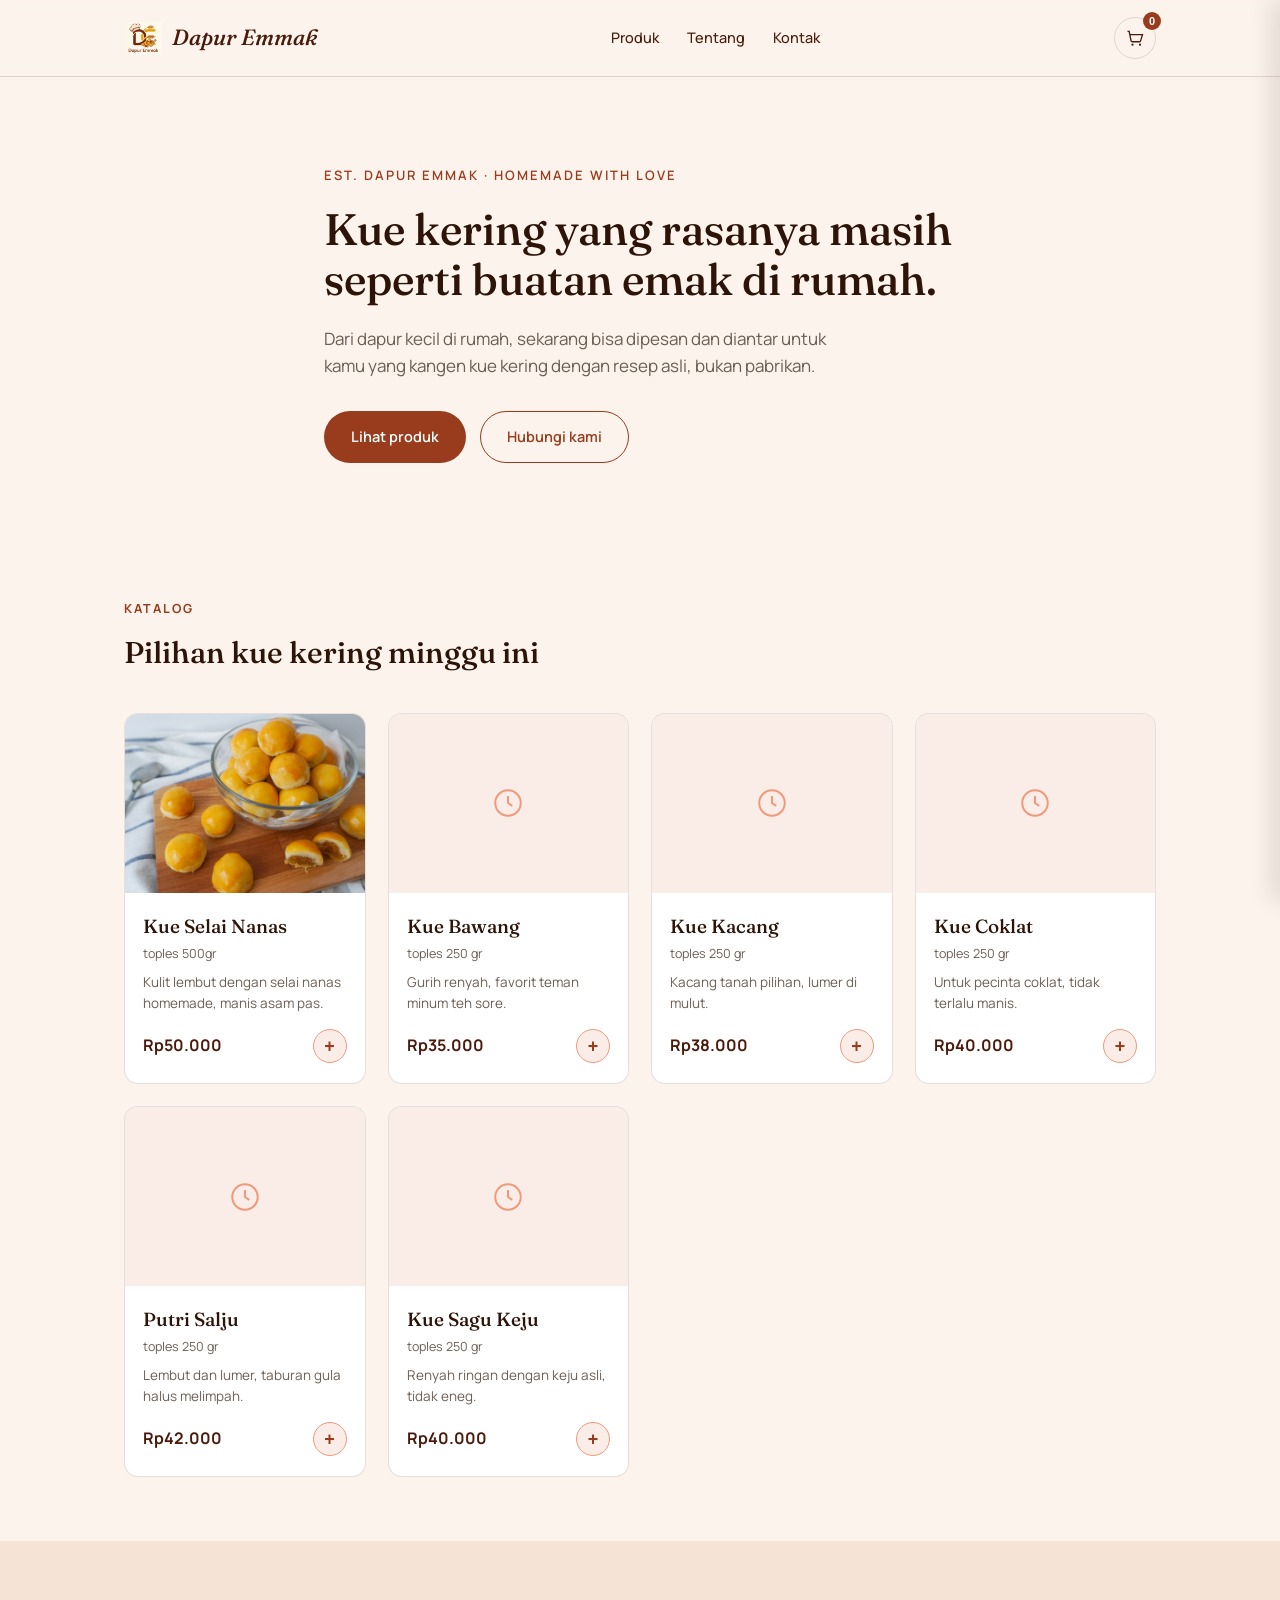
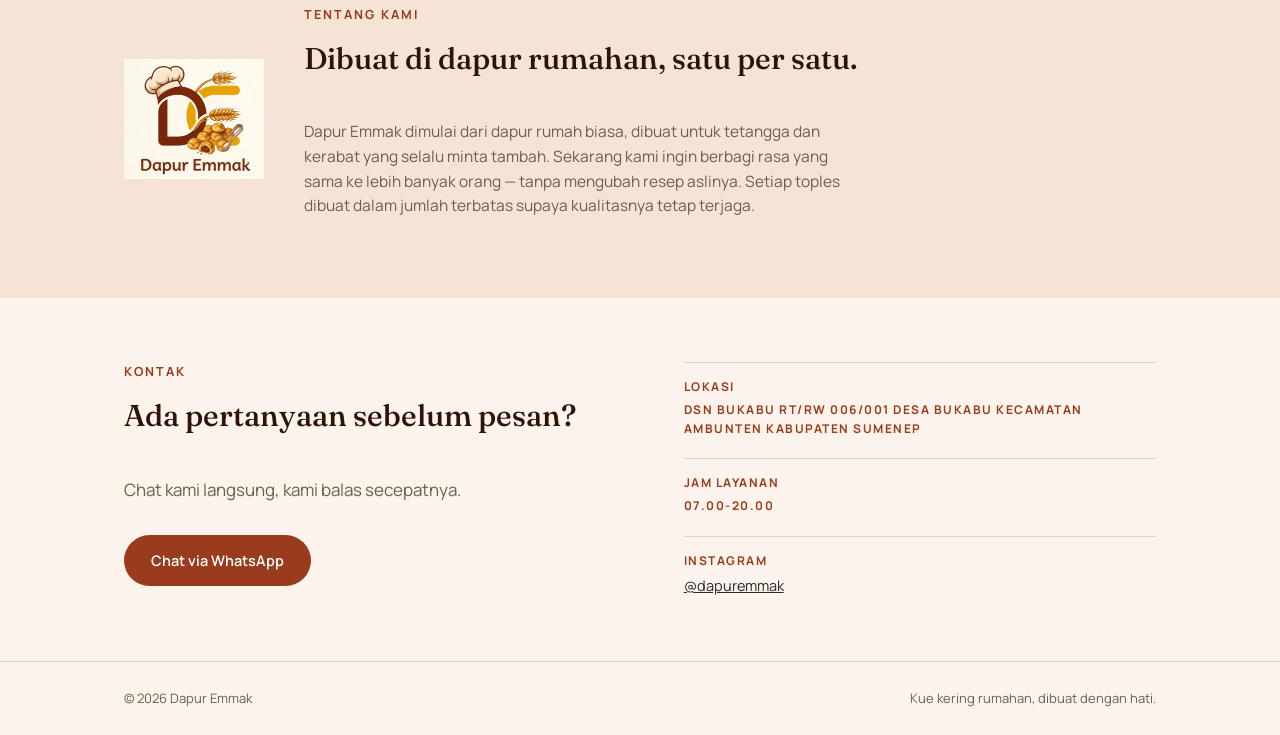
<file: index.html>
<!DOCTYPE html>
<html lang="id">
<head>
<meta charset="UTF-8">
<meta name="viewport" content="width=device-width, initial-scale=1.0">
<title>Dapur Emmak — Kue Kering Rumahan</title>
<meta name="description" content="Kue kering rumahan asli buatan Dapur Emmak. Pesan langsung, terima di rumah.">
<link rel="preconnect" href="https://fonts.googleapis.com">
<link rel="preconnect" href="https://fonts.gstatic.com" crossorigin>
<link href="https://fonts.googleapis.com/css2?family=Fraunces:ital,opsz,wght@0,9..144,400;0,9..144,500;1,9..144,500;1,9..144,600&family=Manrope:wght@400;500;600;700&display=swap" rel="stylesheet">
<link rel="stylesheet" href="style.css">
</head>
<body>

<header class="site-header">
  <div class="wrap header-inner">
    <a href="#top" class="brand">
      <img id="logoImgHeader" class="brand-mark" alt="Logo Dapur Emmak" style="display:none;object-fit:contain;">
      <svg id="logoSvgHeader" class="brand-mark" viewBox="0 0 100 100" aria-hidden="true">
        <circle cx="50" cy="50" r="46" fill="none" stroke="currentColor" stroke-width="2"/>
        <circle cx="50" cy="50" r="39" fill="none" stroke="currentColor" stroke-width="0.75" stroke-dasharray="1 4"/>
        <g transform="translate(50,42)">
          <line x1="-12" y1="0" x2="12" y2="0" stroke="currentColor" stroke-width="2.4" stroke-linecap="round"/>
          <circle cx="-12" cy="0" r="3" fill="currentColor"/>
          <circle cx="12" cy="0" r="3" fill="currentColor"/>
        </g>
        <g transform="translate(50,60)" fill="currentColor">
          <path d="M0,-6 C2.5,-3.5 2.5,2 0,6 C-2.5,2 -2.5,-3.5 0,-6 Z"/>
          <path d="M-9,-3.5 C-6.5,-1.5 -6.5,4 -9,8 C-11.5,4 -11.5,-1.5 -9,-3.5 Z" opacity="0.85"/>
          <path d="M9,-3.5 C11.5,-1.5 11.5,4 9,8 C6.5,4 6.5,-1.5 9,-3.5 Z" opacity="0.85"/>
        </g>
      </svg>
      <span class="brand-name">Dapur Emmak</span>
    </a>
    <nav class="header-nav">
      <a href="#produk">Produk</a>
      <a href="#tentang">Tentang</a>
      <a href="#kontak">Kontak</a>
    </nav>
    <button class="cart-btn" id="cartToggle" aria-label="Buka keranjang">
      <svg viewBox="0 0 24 24" width="20" height="20" fill="none" stroke="currentColor" stroke-width="1.6" aria-hidden="true"><path d="M3 4h2l2.2 11.2a1.6 1.6 0 001.6 1.3h8.4a1.6 1.6 0 001.6-1.3L21 8H6"/><circle cx="9" cy="20" r="1.3" fill="currentColor" stroke="none"/><circle cx="18" cy="20" r="1.3" fill="currentColor" stroke="none"/></svg>
      <span id="cartCount" class="cart-count">0</span>
    </button>
  </div>
</header>

<main id="top">

  <section class="hero">
    <div class="wrap hero-inner">
      <p class="eyebrow" id="heroEyebrow">Est. dapur rumahan &middot; homemade with love</p>
      <h1 id="heroTitle">Kue kering yang rasanya masih seperti buatan emak di rumah.</h1>
      <p class="hero-sub" id="heroSub">Dari dapur kecil di rumah, sekarang bisa dipesan dan diantar untuk kamu yang kangen kue kering dengan resep asli, bukan pabrikan.</p>
      <div class="hero-cta">
        <a href="#produk" class="btn btn-primary">Lihat produk</a>
        <a href="#kontak" class="btn btn-ghost">Hubungi kami</a>
      </div>
    </div>
  </section>

  <section id="produk" class="section">
    <div class="wrap">
      <p class="section-eyebrow">Katalog</p>
      <h2 class="section-title">Pilihan kue kering minggu ini</h2>
      <div id="productGrid" class="product-grid"></div>
    </div>
  </section>

  <section id="tentang" class="section section-alt">
    <div class="wrap about-inner">
      <div class="about-badge" aria-hidden="true">
        <img id="logoImgAbout" alt="" style="display:none;width:100%;object-fit:contain;">
        <svg id="logoSvgAbout" viewBox="0 0 100 100">
          <circle cx="50" cy="50" r="46" fill="none" stroke="currentColor" stroke-width="1.5"/>
          <circle cx="50" cy="50" r="39" fill="none" stroke="currentColor" stroke-width="0.5" stroke-dasharray="1 4"/>
          <g transform="translate(50,42)">
            <line x1="-12" y1="0" x2="12" y2="0" stroke="currentColor" stroke-width="2.4" stroke-linecap="round"/>
            <circle cx="-12" cy="0" r="3" fill="currentColor"/>
            <circle cx="12" cy="0" r="3" fill="currentColor"/>
          </g>
        </svg>
      </div>
      <div>
        <p class="section-eyebrow">Tentang kami</p>
        <h2 class="section-title" id="aboutTitle">Dibuat di dapur rumahan, satu per satu.</h2>
        <p class="about-text" id="aboutText">Dapur Emmak dimulai dari dapur rumah biasa, dibuat untuk tetangga dan kerabat yang selalu minta tambah. Sekarang kami ingin berbagi rasa yang sama ke lebih banyak orang — tanpa mengubah resep aslinya. Setiap toples dibuat dalam jumlah terbatas supaya kualitasnya tetap terjaga.</p>
      </div>
    </div>
  </section>

  <section id="kontak" class="section">
    <div class="wrap kontak-inner">
      <div>
        <p class="section-eyebrow">Kontak</p>
        <h2 class="section-title">Ada pertanyaan sebelum pesan?</h2>
        <p class="hero-sub">Chat kami langsung, kami balas secepatnya.</p>
        <a id="waContactLink" href="#" target="_blank" rel="noopener" class="btn btn-primary">Chat via WhatsApp</a>
      </div>
      <ul class="kontak-list">
        <li><span>Lokasi</span><span id="contactAddress">Ganti dengan alamat / area pengambilan</span></li>
        <li><span>Jam layanan</span><span id="contactHours">Ganti dengan jam operasional</span></li>
        <li><span>Instagram</span><a id="contactInstagram" href="#" target="_blank" rel="noopener">@dapuremmak</a></li>
      </ul>
    </div>
  </section>

</main>

<footer class="site-footer">
  <div class="wrap footer-inner">
    <span>&copy; <span id="year"></span> Dapur Emmak</span>
    <span>Kue kering rumahan, dibuat dengan hati.</span>
  </div>
</footer>

<div id="cartOverlay" class="cart-overlay"></div>
<aside id="cartDrawer" class="cart-drawer" aria-label="Keranjang belanja">
  <div class="cart-head">
    <h3>Keranjang</h3>
    <button id="cartClose" class="icon-btn" aria-label="Tutup keranjang">
      <svg viewBox="0 0 24 24" width="18" height="18" fill="none" stroke="currentColor" stroke-width="1.6"><path d="M5 5l14 14M19 5L5 19"/></svg>
    </button>
  </div>
  <div id="cartItems" class="cart-items"></div>
  <div id="cartEmpty" class="cart-empty">Keranjang masih kosong. Yuk pilih kue favoritmu.</div>
  <div class="cart-foot">
    <div class="cart-total-row">
      <span>Total</span>
      <span id="cartTotal">Rp0</span>
    </div>
    <button id="checkoutBtn" class="btn btn-primary btn-block">Checkout</button>
  </div>
</aside>

<div id="checkoutOverlay" class="cart-overlay"></div>
<div id="checkoutModal" class="checkout-modal" role="dialog" aria-label="Checkout">
  <div class="checkout-card">
    <div class="cart-head">
      <h3>Selesaikan pesanan</h3>
      <button id="checkoutClose" class="icon-btn" aria-label="Tutup">
        <svg viewBox="0 0 24 24" width="18" height="18" fill="none" stroke="currentColor" stroke-width="1.6"><path d="M5 5l14 14M19 5L5 19"/></svg>
      </button>
    </div>

    <div id="checkoutSummary" class="checkout-summary"></div>
    <div class="checkout-total-row">
      <span>Total pesanan</span>
      <span id="checkoutTotal">Rp0</span>
    </div>

    <div class="checkout-step">
      <p class="checkout-step-label">1. Isi data pengiriman</p>
      <div class="form-grid">
        <input type="text" id="custName" placeholder="Nama penerima">
        <input type="tel" id="custPhone" placeholder="No. HP aktif">
        <textarea id="custAddress" placeholder="Alamat pengiriman / catatan pengambilan" rows="2"></textarea>
      </div>
    </div>

    <div class="checkout-step">
      <p class="checkout-step-label">2. Scan &amp; bayar QRIS</p>
      <div class="qris-box">
        <img id="qrisImg" alt="Kode QRIS Dapur Emmak" style="display:none;width:180px;height:180px;object-fit:contain;background:#fff;border-radius:12px;padding:10px;border:1px solid var(--line);">
        <div id="qrisPlaceholder" class="qris-placeholder">
          <svg viewBox="0 0 100 100" width="88" height="88" aria-hidden="true">
            <rect x="8" y="8" width="28" height="28" fill="none" stroke="currentColor" stroke-width="3"/>
            <rect x="16" y="16" width="12" height="12" fill="currentColor"/>
            <rect x="64" y="8" width="28" height="28" fill="none" stroke="currentColor" stroke-width="3"/>
            <rect x="72" y="16" width="12" height="12" fill="currentColor"/>
            <rect x="8" y="64" width="28" height="28" fill="none" stroke="currentColor" stroke-width="3"/>
            <rect x="16" y="72" width="12" height="12" fill="currentColor"/>
            <rect x="46" y="8" width="6" height="6" fill="currentColor"/>
            <rect x="46" y="20" width="6" height="6" fill="currentColor"/>
            <rect x="58" y="46" width="6" height="6" fill="currentColor"/>
            <rect x="46" y="46" width="6" height="6" fill="currentColor"/>
            <rect x="70" y="46" width="6" height="6" fill="currentColor"/>
            <rect x="46" y="58" width="6" height="6" fill="currentColor"/>
            <rect x="46" y="70" width="6" height="6" fill="currentColor"/>
            <rect x="58" y="70" width="6" height="6" fill="currentColor"/>
            <rect x="70" y="58" width="6" height="6" fill="currentColor"/>
            <rect x="82" y="70" width="6" height="6" fill="currentColor"/>
            <rect x="82" y="82" width="6" height="6" fill="currentColor"/>
            <rect x="58" y="82" width="6" height="6" fill="currentColor"/>
          </svg>
          <p>Ganti dengan gambar QRIS asli</p>
        </div>
        <p class="qris-note">Scan pakai GoPay, DANA, ShopeePay, m-banking, atau e-wallet lain yang mendukung QRIS.</p>
      </div>
    </div>

    <div class="checkout-step">
      <p class="checkout-step-label">3. Konfirmasi pesanan</p>
      <p class="checkout-note">Setelah transfer, kirim bukti pembayaran lewat WhatsApp supaya pesanan segera kami proses.</p>
      <a id="waCheckoutLink" href="#" target="_blank" rel="noopener" class="btn btn-primary btn-block">Kirim pesanan via WhatsApp</a>
    </div>
  </div>
</div>

<script src="app.js"></script>

<!-- Dipakai untuk proses login/undangan panel admin (/admin). Aman ditinggal di sini. -->
<script src="https://identity.netlify.com/v1/netlify-identity-widget.js"></script>
<script>
  if (window.netlifyIdentity) {
    window.netlifyIdentity.on("init", user => {
      if (!user) {
        window.netlifyIdentity.on("login", () => { document.location.href = "/admin/"; });
      }
    });
  }
</script>
</body>
</html>
</file>
<file: style.css>
:root{
  --cream: #FBF3EC;
  --cream-2: #F5E3D6;
  --coral-50: #FAECE7;
  --coral-200: #F0997B;
  --coral-600: #993C1D;
  --coral-700: #C1521F;
  --brown-800: #4A1B0C;
  --brown-900: #2E1408;
  --ink: #2C2C2A;
  --ink-soft: #6B5E54;
  --line: rgba(74,27,12,0.14);
  --amber: #EF9F27;
  --radius: 14px;
  --font-display: "Fraunces", serif;
  --font-body: "Manrope", sans-serif;
}

*{box-sizing:border-box;}
html{scroll-behavior:smooth;}
body{
  margin:0;
  font-family:var(--font-body);
  color:var(--ink);
  background:var(--cream);
  line-height:1.6;
}
img{max-width:100%;display:block;}
a{color:inherit;}
.wrap{max-width:1080px;margin:0 auto;padding:0 24px;}

/* ---------- Header ---------- */
.site-header{
  position:sticky;top:0;z-index:40;
  background:rgba(251,243,236,0.92);
  backdrop-filter:blur(6px);
  border-bottom:1px solid var(--line);
}
.header-inner{display:flex;align-items:center;justify-content:space-between;height:76px;}
.brand{display:flex;align-items:center;gap:10px;text-decoration:none;color:var(--brown-800);}
.brand-mark{width:38px;height:38px;color:var(--coral-600);}
.brand-name{font-family:var(--font-display);font-style:italic;font-weight:500;font-size:22px;}
.header-nav{display:flex;gap:28px;}
.header-nav a{text-decoration:none;font-size:14.5px;font-weight:500;color:var(--brown-800);}
.header-nav a:hover{color:var(--coral-600);}
.cart-btn{
  position:relative;
  background:transparent;border:1px solid var(--line);border-radius:999px;
  width:42px;height:42px;display:flex;align-items:center;justify-content:center;
  color:var(--brown-800);cursor:pointer;
}
.cart-count{
  position:absolute;top:-6px;right:-6px;
  background:var(--coral-600);color:#fff;
  font-size:11px;font-weight:700;
  min-width:18px;height:18px;border-radius:999px;
  display:flex;align-items:center;justify-content:center;padding:0 4px;
}

/* ---------- Hero ---------- */
.hero{padding:88px 0 72px;}
.hero-inner{max-width:680px;}
.eyebrow{
  font-size:13px;letter-spacing:2px;text-transform:uppercase;
  color:var(--coral-600);font-weight:600;margin:0 0 18px;
}
.hero h1{
  font-family:var(--font-display);font-weight:500;
  font-size:44px;line-height:1.15;color:var(--brown-900);
  margin:0 0 20px;
}
.hero-sub{font-size:17px;color:var(--ink-soft);max-width:520px;margin:0 0 32px;}
.hero-cta{display:flex;gap:14px;flex-wrap:wrap;}

.btn{
  display:inline-flex;align-items:center;justify-content:center;
  padding:13px 26px;border-radius:999px;font-weight:600;font-size:14.5px;
  text-decoration:none;cursor:pointer;border:1px solid transparent;
  transition:transform .12s ease;
}
.btn:active{transform:scale(0.98);}
.btn-primary{background:var(--coral-600);color:#fff;}
.btn-primary:hover{background:var(--brown-800);}
.btn-ghost{background:transparent;border-color:var(--coral-600);color:var(--coral-600);}
.btn-ghost:hover{background:var(--coral-50);}
.btn-block{width:100%;}

/* ---------- Sections ---------- */
.section{padding:64px 0;}
.section-alt{background:var(--cream-2);}
.section-eyebrow{
  font-size:12.5px;letter-spacing:2px;text-transform:uppercase;
  color:var(--coral-600);font-weight:700;margin:0 0 10px;
}
.section-title{
  font-family:var(--font-display);font-weight:500;font-size:30px;
  color:var(--brown-900);margin:0 0 36px;max-width:560px;
}

/* ---------- Product grid ---------- */
.product-grid{
  display:grid;
  grid-template-columns:repeat(auto-fit, minmax(230px, 1fr));
  gap:22px;
}
.product-card{
  background:#fff;border:1px solid var(--line);border-radius:var(--radius);
  overflow:hidden;display:flex;flex-direction:column;
}
.product-image{
  aspect-ratio:4/3;background:var(--coral-50);
  display:flex;align-items:center;justify-content:center;
  color:var(--coral-200);
}
.product-image img{width:100%;height:100%;object-fit:cover;}
.product-body{padding:18px 18px 20px;display:flex;flex-direction:column;gap:8px;flex:1;}
.product-name{font-family:var(--font-display);font-weight:500;font-size:19px;color:var(--brown-900);margin:0;}
.product-unit{font-size:12.5px;color:var(--ink-soft);margin:-6px 0 0;}
.product-desc{font-size:13.5px;color:var(--ink-soft);margin:0;flex:1;}
.product-foot{display:flex;align-items:center;justify-content:space-between;margin-top:6px;}
.product-price{font-weight:700;color:var(--brown-800);font-size:16px;}
.add-btn{
  background:var(--coral-50);color:var(--coral-600);border:1px solid var(--coral-200);
  border-radius:999px;width:34px;height:34px;font-size:18px;font-weight:700;
  cursor:pointer;line-height:1;
}
.add-btn:hover{background:var(--coral-600);color:#fff;border-color:var(--coral-600);}

/* ---------- About ---------- */
.about-inner{display:grid;grid-template-columns:140px 1fr;gap:40px;align-items:center;}
.about-badge{color:var(--coral-600);}
.about-text{color:var(--ink-soft);font-size:15.5px;max-width:560px;}

/* ---------- Kontak ---------- */
.kontak-inner{display:grid;grid-template-columns:1.1fr 1fr;gap:40px;align-items:start;}
.kontak-list{list-style:none;margin:0;padding:0;display:flex;flex-direction:column;gap:16px;}
.kontak-list li{font-size:14.5px;color:var(--ink);border-top:1px solid var(--line);padding-top:14px;}
.kontak-list li span{display:block;font-size:12px;text-transform:uppercase;letter-spacing:1.5px;color:var(--coral-600);font-weight:700;margin-bottom:4px;}

/* ---------- Footer ---------- */
.site-footer{border-top:1px solid var(--line);padding:26px 0;}
.footer-inner{display:flex;justify-content:space-between;flex-wrap:wrap;gap:8px;font-size:13px;color:var(--ink-soft);}

/* ---------- Cart drawer ---------- */
.cart-overlay{
  position:fixed;inset:0;background:rgba(46,20,8,0.35);
  opacity:0;pointer-events:none;transition:opacity .2s ease;z-index:50;
}
.cart-overlay.open{opacity:1;pointer-events:auto;}
.cart-drawer{
  position:fixed;top:0;right:0;bottom:0;width:380px;max-width:90vw;
  background:var(--cream);z-index:60;
  transform:translateX(100%);transition:transform .25s ease;
  display:flex;flex-direction:column;
  box-shadow:-8px 0 24px rgba(46,20,8,0.12);
}
.cart-drawer.open{transform:translateX(0);}
.cart-head{display:flex;align-items:center;justify-content:space-between;padding:22px 24px;border-bottom:1px solid var(--line);}
.cart-head h3{font-family:var(--font-display);font-weight:500;font-size:20px;margin:0;color:var(--brown-900);}
.icon-btn{background:transparent;border:none;cursor:pointer;color:var(--brown-800);padding:4px;}
.cart-items{flex:1;overflow-y:auto;padding:16px 24px;display:flex;flex-direction:column;gap:16px;}
.cart-empty{padding:40px 24px;text-align:center;color:var(--ink-soft);font-size:14px;}
.cart-line{display:flex;gap:12px;align-items:center;}
.cart-line-name{font-weight:600;font-size:14.5px;color:var(--brown-900);}
.cart-line-price{font-size:13px;color:var(--ink-soft);}
.qty-control{display:flex;align-items:center;gap:8px;margin-top:6px;}
.qty-control button{
  width:24px;height:24px;border-radius:999px;border:1px solid var(--line);
  background:#fff;cursor:pointer;font-weight:700;color:var(--brown-800);line-height:1;
}
.qty-control span{font-size:13.5px;min-width:16px;text-align:center;}
.cart-line-remove{margin-left:auto;background:none;border:none;color:var(--ink-soft);cursor:pointer;font-size:12.5px;text-decoration:underline;}
.cart-foot{padding:20px 24px;border-top:1px solid var(--line);}
.cart-total-row{display:flex;justify-content:space-between;font-weight:700;font-size:16px;color:var(--brown-900);margin-bottom:14px;}

/* ---------- Checkout modal ---------- */
.checkout-modal{
  position:fixed;inset:0;z-index:70;display:flex;align-items:flex-end;justify-content:center;
  opacity:0;pointer-events:none;transition:opacity .2s ease;
}
.checkout-modal.open{opacity:1;pointer-events:auto;}
.checkout-card{
  background:var(--cream);width:100%;max-width:520px;max-height:88vh;overflow-y:auto;
  border-radius:20px 20px 0 0;
  transform:translateY(16px);transition:transform .2s ease;
}
.checkout-modal.open .checkout-card{transform:translateY(0);}
@media (min-width:640px){
  .checkout-modal{align-items:center;}
  .checkout-card{border-radius:20px;}
}
.checkout-summary{padding:0 24px;display:flex;flex-direction:column;gap:10px;margin-top:6px;}
.checkout-line{display:flex;justify-content:space-between;font-size:13.5px;color:var(--ink-soft);}
.checkout-total-row{
  display:flex;justify-content:space-between;font-weight:700;font-size:17px;
  color:var(--brown-900);padding:16px 24px;border-top:1px solid var(--line);border-bottom:1px solid var(--line);margin:14px 0 0;
}
.checkout-step{padding:20px 24px;border-bottom:1px solid var(--line);}
.checkout-step:last-child{border-bottom:none;}
.checkout-step-label{font-weight:700;font-size:13.5px;color:var(--coral-600);margin:0 0 12px;}
.form-grid{display:flex;flex-direction:column;gap:10px;}
.form-grid input,.form-grid textarea{
  width:100%;border:1px solid var(--line);border-radius:10px;
  padding:11px 14px;font-family:var(--font-body);font-size:14px;
  background:#fff;color:var(--ink);resize:vertical;
}
.form-grid input:focus,.form-grid textarea:focus{outline:2px solid var(--coral-200);outline-offset:1px;}
.qris-box{display:flex;flex-direction:column;align-items:center;text-align:center;gap:10px;}
.qris-placeholder{
  width:180px;height:180px;background:#fff;border:1.5px dashed var(--coral-200);
  border-radius:12px;display:flex;flex-direction:column;align-items:center;justify-content:center;gap:8px;
  color:var(--coral-600);padding:12px;
}
.qris-placeholder p{font-size:11.5px;color:var(--ink-soft);margin:0;}
.qris-note{font-size:12.5px;color:var(--ink-soft);max-width:320px;}
.checkout-note{font-size:13px;color:var(--ink-soft);margin:0 0 14px;}

/* ---------- Responsive ---------- */
@media (max-width:760px){
  .header-nav{display:none;}
  .hero{padding:56px 0 48px;}
  .hero h1{font-size:32px;}
  .about-inner{grid-template-columns:1fr;text-align:left;}
  .about-badge{width:80px;}
  .kontak-inner{grid-template-columns:1fr;}
}
</file>
